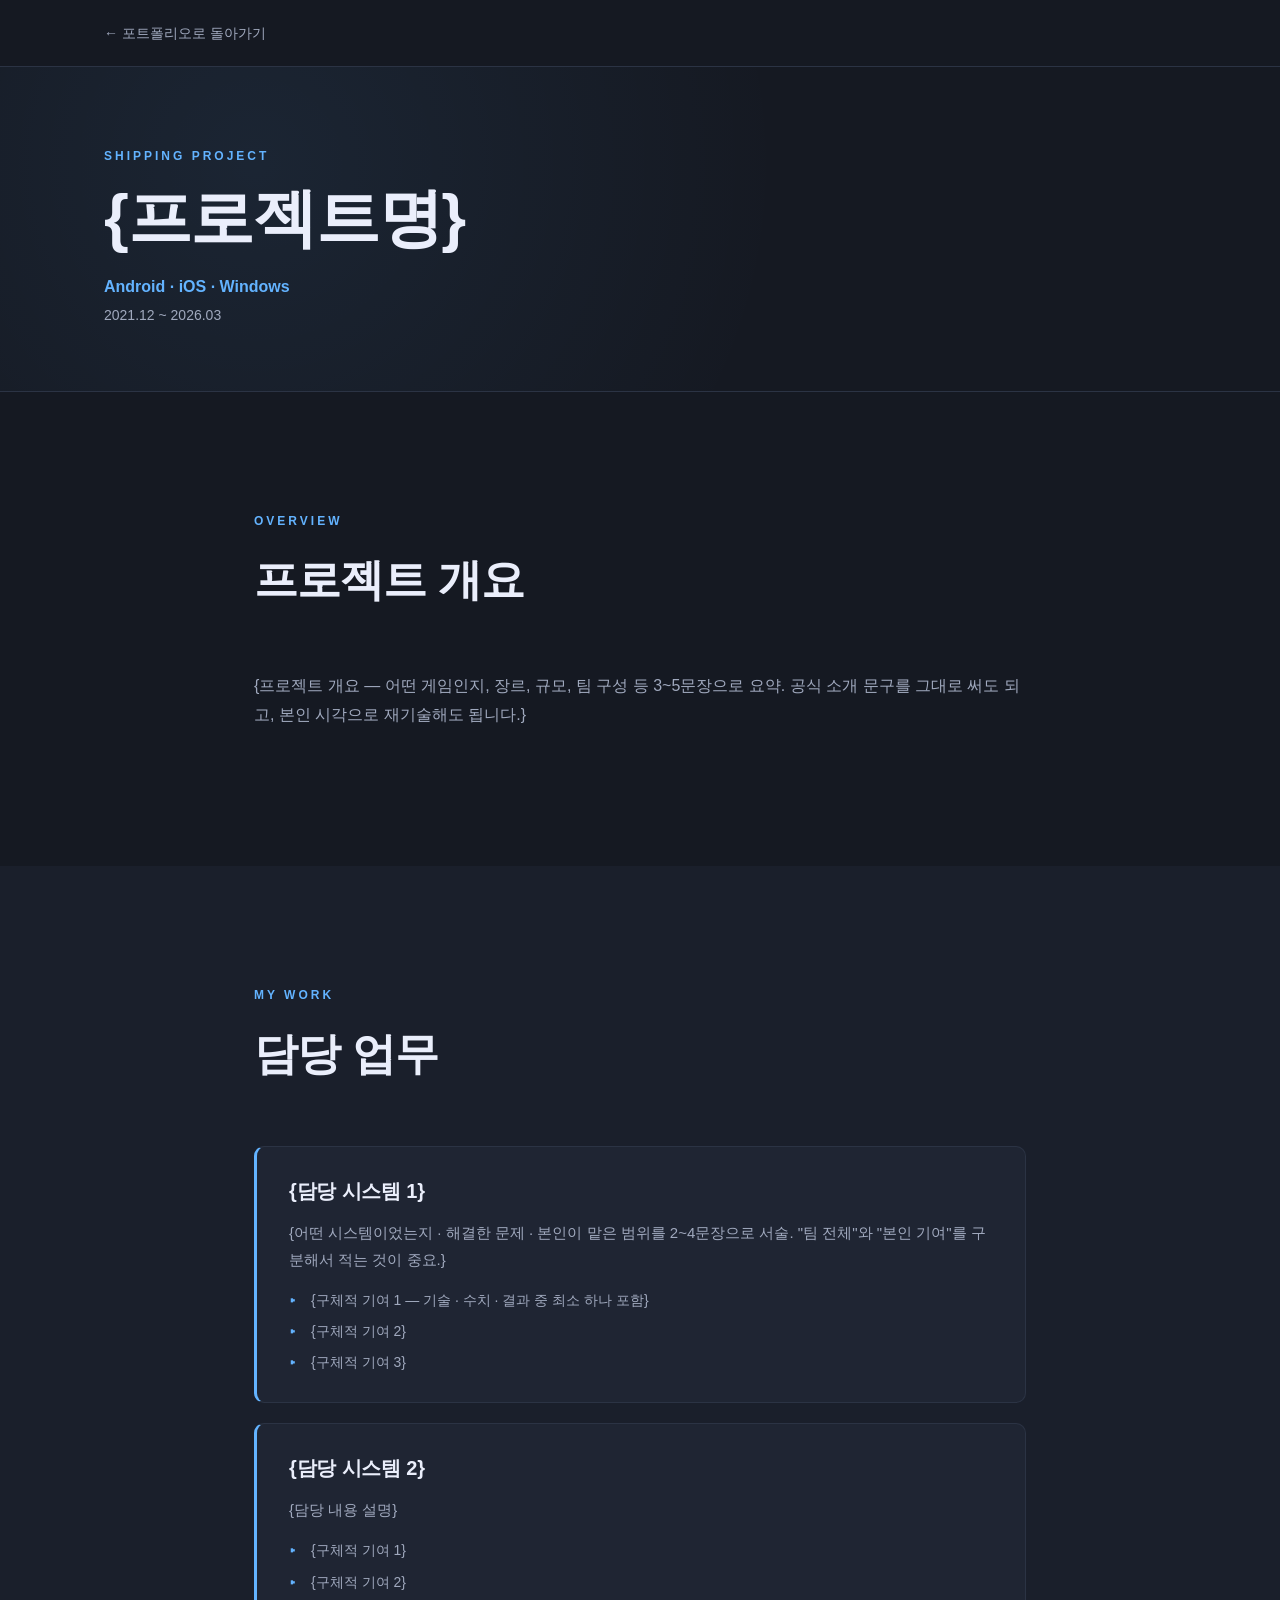
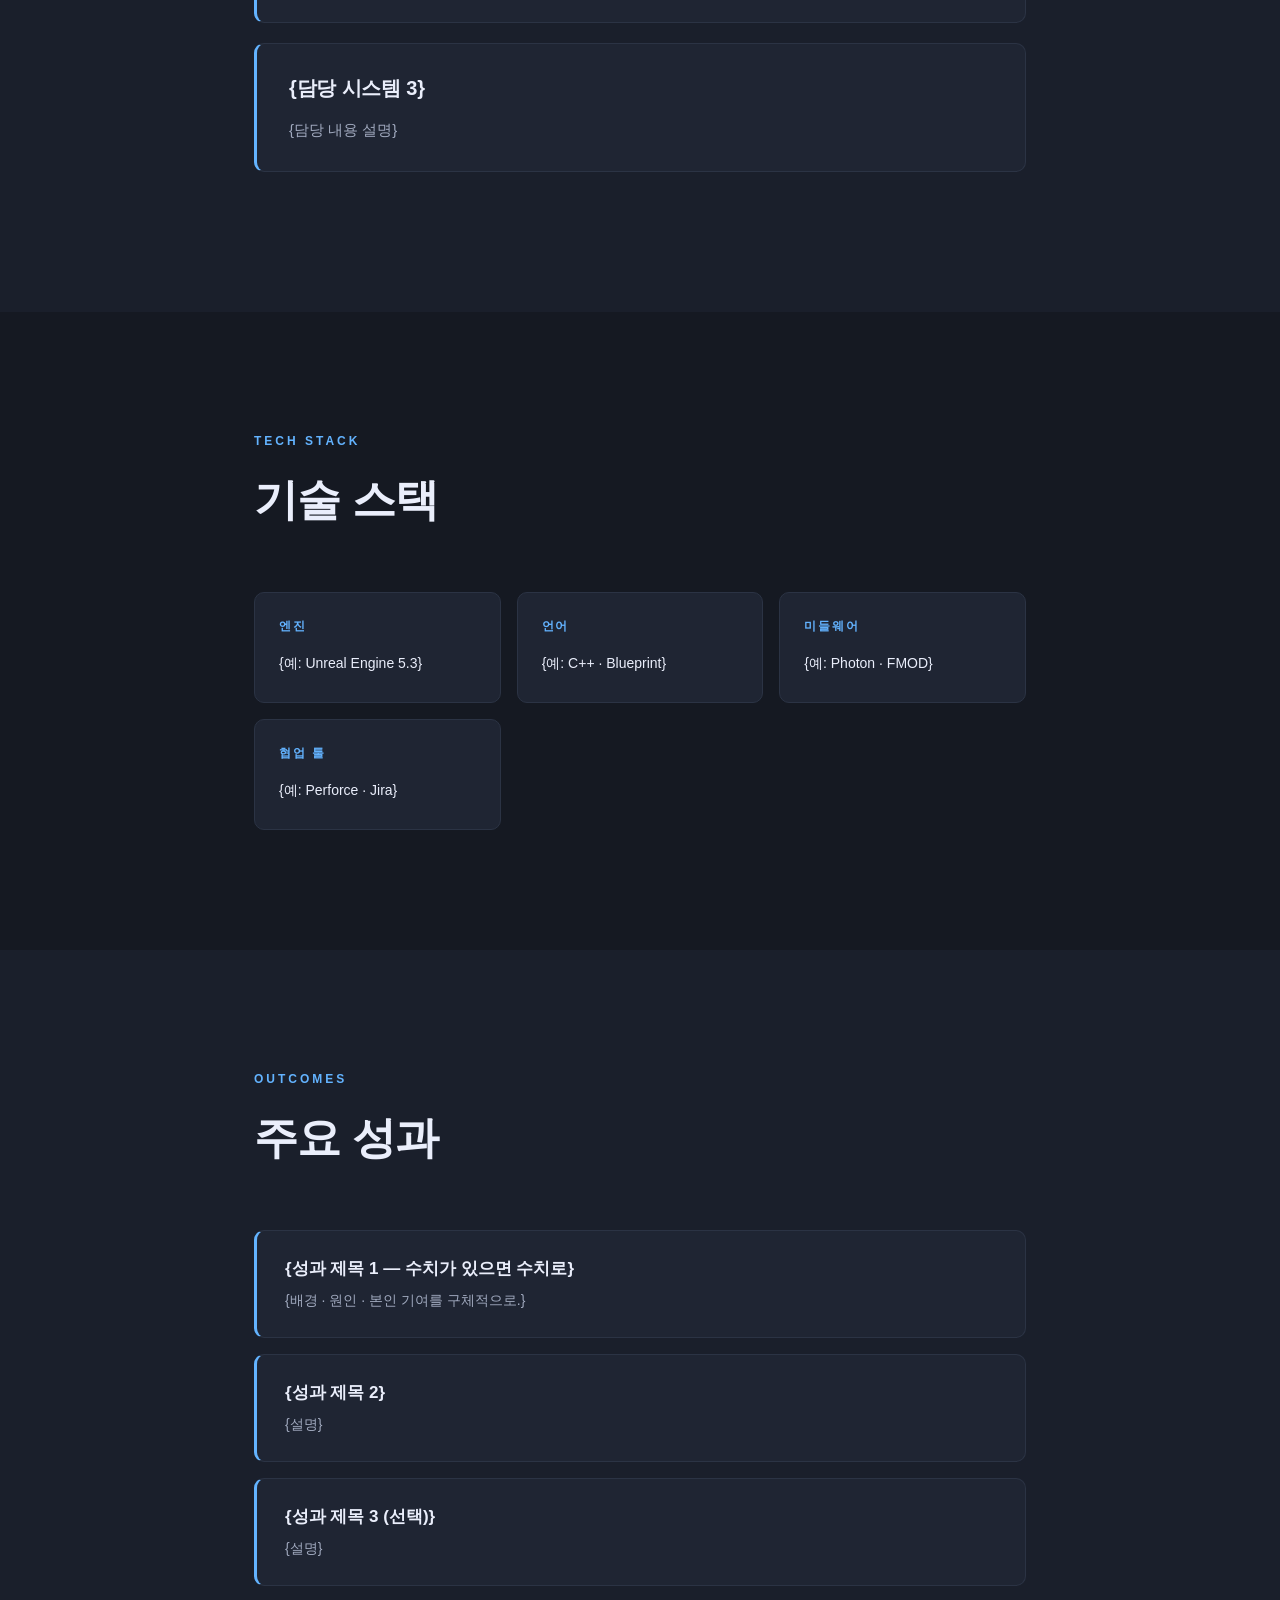
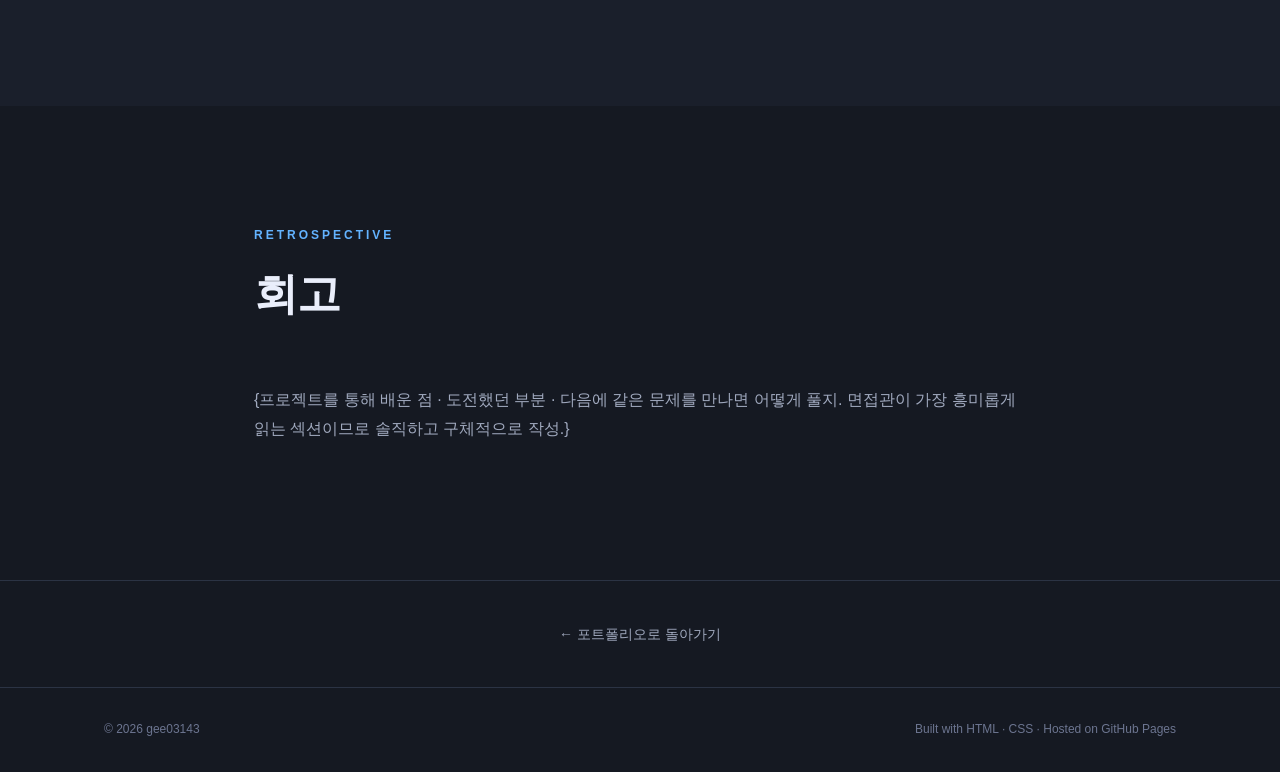
<file: projects/shipping-project.html>
<!DOCTYPE html>
<html lang="ko">
<head>
  <meta charset="UTF-8" />
  <meta name="viewport" content="width=device-width, initial-scale=1.0" />
  <title>{프로젝트명} · 조민기 포트폴리오</title>
  <meta name="description" content="{프로젝트명} 상세 — 담당 업무와 기여 내용" />
  <link rel="stylesheet" href="../style.css" />
</head>
<body>

  <!-- ============ TOP NAV ============ -->
  <nav class="detail-nav">
    <div class="container">
      <a href="../index.html" class="back-link">← 포트폴리오로 돌아가기</a>
    </div>
  </nav>

  <!-- ============ HERO ============ -->
  <header class="detail-hero">
    <div class="container">
      <p class="detail-hero__eyebrow">SHIPPING PROJECT</p>
      <h1 class="detail-hero__title">{프로젝트명}</h1>
      <p class="detail-hero__platforms">Android · iOS · Windows</p>
      <p class="detail-hero__period">2021.12 ~ 2026.03</p>
    </div>
  </header>

  <!-- ============ OVERVIEW ============ -->
  <section class="section">
    <div class="container container--narrow">
      <p class="section__eyebrow">OVERVIEW</p>
      <h2 class="section__title">프로젝트 개요</h2>
      <p class="detail__body">
        {프로젝트 개요 — 어떤 게임인지, 장르, 규모, 팀 구성 등 3~5문장으로 요약.
        공식 소개 문구를 그대로 써도 되고, 본인 시각으로 재기술해도 됩니다.}
      </p>
    </div>
  </section>

  <!-- ============ MY CONTRIBUTION ============ -->
  <section class="section section--alt">
    <div class="container container--narrow">
      <p class="section__eyebrow">MY WORK</p>
      <h2 class="section__title">담당 업무</h2>

      <!-- 담당 시스템 1 -->
      <article class="contribution">
        <h3 class="contribution__title">{담당 시스템 1}</h3>
        <p class="contribution__body">
          {어떤 시스템이었는지 · 해결한 문제 · 본인이 맡은 범위를 2~4문장으로 서술.
          "팀 전체"와 "본인 기여"를 구분해서 적는 것이 중요.}
        </p>
        <ul class="contribution__highlights">
          <li>{구체적 기여 1 — 기술 · 수치 · 결과 중 최소 하나 포함}</li>
          <li>{구체적 기여 2}</li>
          <li>{구체적 기여 3}</li>
        </ul>
      </article>

      <!-- 담당 시스템 2 (필요 없으면 삭제) -->
      <article class="contribution">
        <h3 class="contribution__title">{담당 시스템 2}</h3>
        <p class="contribution__body">
          {담당 내용 설명}
        </p>
        <ul class="contribution__highlights">
          <li>{구체적 기여 1}</li>
          <li>{구체적 기여 2}</li>
        </ul>
      </article>

      <!-- 담당 시스템 3 (필요하면 추가) -->
      <article class="contribution">
        <h3 class="contribution__title">{담당 시스템 3}</h3>
        <p class="contribution__body">
          {담당 내용 설명}
        </p>
      </article>
    </div>
  </section>

  <!-- ============ TECH STACK ============ -->
  <section class="section">
    <div class="container container--narrow">
      <p class="section__eyebrow">TECH STACK</p>
      <h2 class="section__title">기술 스택</h2>

      <div class="tech-grid">
        <div class="tech-category">
          <h3>엔진</h3>
          <ul>
            <li>{예: Unreal Engine 5.3}</li>
          </ul>
        </div>
        <div class="tech-category">
          <h3>언어</h3>
          <ul>
            <li>{예: C++ · Blueprint}</li>
          </ul>
        </div>
        <div class="tech-category">
          <h3>미들웨어</h3>
          <ul>
            <li>{예: Photon · FMOD}</li>
          </ul>
        </div>
        <div class="tech-category">
          <h3>협업 툴</h3>
          <ul>
            <li>{예: Perforce · Jira}</li>
          </ul>
        </div>
      </div>
    </div>
  </section>

  <!-- ============ OUTCOMES ============ -->
  <section class="section section--alt">
    <div class="container container--narrow">
      <p class="section__eyebrow">OUTCOMES</p>
      <h2 class="section__title">주요 성과</h2>

      <ul class="outcomes">
        <li>
          <strong>{성과 제목 1 — 수치가 있으면 수치로}</strong>
          <p>{배경 · 원인 · 본인 기여를 구체적으로.}</p>
        </li>
        <li>
          <strong>{성과 제목 2}</strong>
          <p>{설명}</p>
        </li>
        <li>
          <strong>{성과 제목 3 (선택)}</strong>
          <p>{설명}</p>
        </li>
      </ul>
    </div>
  </section>

  <!-- ============ LEARNINGS ============ -->
  <section class="section">
    <div class="container container--narrow">
      <p class="section__eyebrow">RETROSPECTIVE</p>
      <h2 class="section__title">회고</h2>
      <p class="detail__body">
        {프로젝트를 통해 배운 점 · 도전했던 부분 · 다음에 같은 문제를 만나면 어떻게 풀지.
        면접관이 가장 흥미롭게 읽는 섹션이므로 솔직하고 구체적으로 작성.}
      </p>
    </div>
  </section>

  <!-- ============ BACK LINK ============ -->
  <div class="detail-footer">
    <div class="container">
      <a href="../index.html" class="back-link">← 포트폴리오로 돌아가기</a>
    </div>
  </div>

  <footer class="footer">
    <div class="container footer__inner">
      <span>© 2026 gee03143</span>
      <span>Built with HTML · CSS · Hosted on GitHub Pages</span>
    </div>
  </footer>

</body>
</html>
</file>
<file: style.css>
/* =====================================================
   gee03143 portfolio — dark + cool-blue accent
   Matches the Vrem PPTX palette for brand consistency.
   ===================================================== */

/* ---------- Reset ---------- */
*,
*::before,
*::after {
  box-sizing: border-box;
}

html {
  scroll-behavior: smooth;
}

body {
  margin: 0;
  font-family: "Pretendard", "Malgun Gothic", -apple-system, BlinkMacSystemFont,
               "Segoe UI", Roboto, "Helvetica Neue", Arial, sans-serif;
  background: var(--bg);
  color: var(--text);
  line-height: 1.65;
  -webkit-font-smoothing: antialiased;
  -moz-osx-font-smoothing: grayscale;
}

img,
svg {
  max-width: 100%;
  display: block;
}

ul {
  list-style: none;
  margin: 0;
  padding: 0;
}

a {
  color: var(--accent);
  text-decoration: none;
}

a:hover {
  text-decoration: underline;
}

code {
  font-family: "JetBrains Mono", "Consolas", "Menlo", monospace;
  font-size: 0.9em;
  background: rgba(99, 179, 255, 0.1);
  color: var(--accent-light);
  padding: 0.1em 0.4em;
  border-radius: 3px;
}

/* ---------- Design tokens ---------- */
:root {
  --bg:           #151922;
  --bg-alt:       #1a1f2b;
  --panel:        #1f2533;
  --panel-edge:   #2b3344;

  --text:         #eaeefb;
  --text-muted:   #a0a9be;
  --text-dim:     #6c7590;

  --accent:       #63b3ff;
  --accent-light: #8ec8ff;
  --accent-dim:   #3f76b3;

  --radius:       10px;
  --radius-lg:    18px;

  --container-w:  1120px;
}

/* ---------- Layout helpers ---------- */
.container {
  max-width: var(--container-w);
  margin: 0 auto;
  padding: 0 24px;
}

/* =====================================================
   HERO
   ===================================================== */
.hero {
  position: relative;
  min-height: 100vh;
  display: flex;
  align-items: center;
  background:
    radial-gradient(circle at 15% 30%, rgba(99, 179, 255, 0.08), transparent 50%),
    radial-gradient(circle at 85% 80%, rgba(99, 179, 255, 0.05), transparent 50%),
    var(--bg);
  padding: 80px 0;
}

.hero__accent {
  position: absolute;
  left: 0;
  top: 0;
  bottom: 0;
  width: 6px;
  background: var(--accent);
}

.hero__eyebrow {
  font-size: 13px;
  font-weight: 700;
  letter-spacing: 0.25em;
  color: var(--accent);
  margin: 0 0 24px;
  text-transform: uppercase;
}

.hero__name {
  font-size: clamp(48px, 9vw, 96px);
  font-weight: 800;
  margin: 0 0 32px;
  line-height: 1.05;
  letter-spacing: -0.02em;
}

.hero__name-placeholder {
  color: var(--text);
  background: linear-gradient(120deg, var(--text) 0%, var(--accent-light) 100%);
  -webkit-background-clip: text;
  background-clip: text;
  -webkit-text-fill-color: transparent;
}

.hero__tagline {
  font-size: clamp(18px, 2vw, 22px);
  color: var(--text-muted);
  margin: 0 0 40px;
  max-width: 720px;
  line-height: 1.5;
}

.hero__tagline strong {
  color: var(--text);
  font-weight: 600;
}

.hero__tags {
  display: flex;
  flex-wrap: wrap;
  gap: 10px;
  margin-bottom: 56px;
}

.hero__tags li {
  padding: 8px 16px;
  background: var(--panel);
  border: 1px solid var(--panel-edge);
  border-radius: 999px;
  font-size: 13px;
  color: var(--text-muted);
  font-weight: 500;
}

.hero__cta {
  display: inline-block;
  padding: 14px 28px;
  background: var(--accent);
  color: #0a0f1a;
  font-weight: 700;
  border-radius: var(--radius);
  font-size: 15px;
  transition: transform 0.15s ease, box-shadow 0.15s ease;
}

.hero__cta:hover {
  text-decoration: none;
  transform: translateY(-2px);
  box-shadow: 0 8px 24px rgba(99, 179, 255, 0.25);
}

/* =====================================================
   SECTION
   ===================================================== */
.section {
  padding: 120px 0;
}

.section--alt {
  background: var(--bg-alt);
}

.section__eyebrow {
  font-size: 12px;
  font-weight: 700;
  letter-spacing: 0.25em;
  color: var(--accent);
  margin: 0 0 12px;
  text-transform: uppercase;
}

.section__title {
  font-size: clamp(32px, 4.5vw, 44px);
  font-weight: 800;
  margin: 0 0 56px;
  letter-spacing: -0.02em;
}

/* =====================================================
   ABOUT
   ===================================================== */
.about__grid {
  display: grid;
  grid-template-columns: 1fr 1fr;
  gap: 48px;
  align-items: start;
}

.about__body {
  font-size: 16px;
  color: var(--text-muted);
  margin: 0 0 20px;
}

.about__body strong {
  color: var(--text);
}

.about__body em {
  font-style: normal;
  color: var(--accent-light);
}

.about__principles {
  display: grid;
  grid-template-columns: 1fr 1fr;
  gap: 16px;
}

.about__principles li {
  background: var(--panel);
  border: 1px solid var(--panel-edge);
  border-radius: var(--radius);
  padding: 24px;
  position: relative;
}

.about__principle-num {
  display: block;
  font-size: 13px;
  font-weight: 700;
  color: var(--accent);
  margin-bottom: 8px;
  letter-spacing: 0.1em;
}

.about__principles h3 {
  font-size: 15px;
  font-weight: 700;
  margin: 0 0 8px;
  color: var(--text);
}

.about__principles p {
  font-size: 13px;
  color: var(--text-muted);
  margin: 0;
  line-height: 1.55;
}

/* =====================================================
   PROJECT
   ===================================================== */
.project {
  display: grid;
  grid-template-columns: 1fr 1fr;
  background: var(--panel);
  border: 1px solid var(--panel-edge);
  border-radius: var(--radius-lg);
  margin-bottom: 32px;
  min-height: 520px;
}

.project--placeholder {
  opacity: 0.75;
}

.project__media {
  background: var(--bg);
  display: flex;
  align-items: center;
  justify-content: center;
  padding: 24px;
  border-radius: var(--radius-lg) 0 0 var(--radius-lg);
  min-height: 320px;
}

.project__media--placeholder {
  background:
    repeating-linear-gradient(
      45deg,
      var(--bg-alt),
      var(--bg-alt) 12px,
      var(--bg) 12px,
      var(--bg) 24px
    );
  border-right: 1px solid var(--panel-edge);
}

.project__media--muted {
  background: var(--bg-alt);
  border-right: 1px solid var(--panel-edge);
}

/* ---------- Project badge ---------- */
.project__badge {
  display: inline-block;
  font-size: 11px;
  font-weight: 700;
  letter-spacing: 0.18em;
  color: var(--accent);
  background: rgba(99, 179, 255, 0.1);
  border: 1px solid rgba(99, 179, 255, 0.25);
  padding: 4px 10px;
  border-radius: 4px;
  margin: 0 0 16px;
  align-self: flex-start;
  text-transform: uppercase;
}

.project__badge--personal {
  color: var(--text-muted);
  background: rgba(160, 169, 190, 0.08);
  border-color: rgba(160, 169, 190, 0.2);
}

.project__media-label {
  color: var(--text-dim);
  font-size: 14px;
  text-align: center;
  line-height: 1.7;
}

.project__media-label small {
  font-size: 12px;
  color: var(--text-dim);
}

.project__body {
  padding: 40px 44px;
  display: flex;
  flex-direction: column;
}

.project__head {
  margin-bottom: 24px;
}

.project__title {
  font-size: 32px;
  font-weight: 800;
  margin: 0 0 6px;
  letter-spacing: -0.01em;
}

.project__subtitle {
  font-size: 14px;
  color: var(--accent);
  margin: 0;
  font-weight: 600;
  letter-spacing: 0.02em;
}

.project__period {
  font-size: 13px;
  color: var(--text-muted);
  margin: 2px 0 0;
  font-weight: 500;
  letter-spacing: 0.02em;
}

.project__desc {
  font-size: 15px;
  color: var(--text-muted);
  margin: 0 0 24px;
  line-height: 1.7;
}

.project__highlights {
  margin-bottom: 24px;
}

.project__highlights li {
  position: relative;
  padding-left: 22px;
  font-size: 14px;
  color: var(--text-muted);
  margin-bottom: 8px;
  line-height: 1.6;
}

.project__highlights li::before {
  content: "▸";
  position: absolute;
  left: 0;
  color: var(--accent);
  font-weight: 700;
}

.project__highlights strong {
  color: var(--text);
  font-weight: 600;
}

.project__tags {
  display: flex;
  flex-wrap: wrap;
  gap: 6px;
  margin-bottom: 28px;
}

.project__tags li {
  font-size: 12px;
  font-weight: 500;
  padding: 5px 11px;
  background: rgba(99, 179, 255, 0.08);
  border: 1px solid rgba(99, 179, 255, 0.2);
  border-radius: 4px;
  color: var(--accent-light);
}

.project__links {
  display: flex;
  gap: 12px;
  flex-wrap: wrap;
  margin-top: auto;
}

/* ---------- Buttons ---------- */
.btn {
  display: inline-block;
  padding: 11px 22px;
  font-size: 14px;
  font-weight: 600;
  border-radius: var(--radius);
  transition: transform 0.15s ease, background 0.15s ease, border-color 0.15s ease;
  white-space: nowrap;
}

.btn--primary {
  background: var(--accent);
  color: #0a0f1a;
}

.btn--primary:hover {
  text-decoration: none;
  background: var(--accent-light);
  transform: translateY(-2px);
}

.btn--ghost {
  background: transparent;
  color: var(--text);
  border: 1px solid var(--panel-edge);
}

.btn--ghost:hover {
  text-decoration: none;
  border-color: var(--accent);
  color: var(--accent);
}

.btn--disabled {
  background: transparent;
  color: var(--text-dim);
  border: 1px dashed var(--panel-edge);
  cursor: not-allowed;
}

/* =====================================================
   CONTACT
   ===================================================== */
.contact__list {
  display: grid;
  gap: 16px;
  max-width: 640px;
}

.contact__list li {
  display: grid;
  grid-template-columns: 110px 1fr;
  align-items: center;
  padding: 20px 24px;
  background: var(--panel);
  border: 1px solid var(--panel-edge);
  border-radius: var(--radius);
}

.contact__key {
  font-size: 12px;
  font-weight: 700;
  letter-spacing: 0.15em;
  color: var(--text-dim);
  text-transform: uppercase;
}

.contact__value {
  font-size: 15px;
  color: var(--text);
  font-weight: 500;
}

.contact__value--muted {
  color: var(--text-dim);
  font-style: italic;
}

.contact__footer {
  margin-top: 40px;
  color: var(--text-muted);
  font-size: 14px;
}

/* =====================================================
   FOOTER
   ===================================================== */
.footer {
  padding: 32px 0;
  background: var(--bg);
  border-top: 1px solid var(--panel-edge);
}

.footer__inner {
  display: flex;
  justify-content: space-between;
  align-items: center;
  gap: 16px;
  flex-wrap: wrap;
  font-size: 12px;
  color: var(--text-dim);
}

/* =====================================================
   RESPONSIVE
   ===================================================== */
@media (max-width: 860px) {
  .section {
    padding: 80px 0;
  }

  .about__grid {
    grid-template-columns: 1fr;
    gap: 40px;
  }

  .about__principles {
    grid-template-columns: 1fr;
  }

  .project {
    grid-template-columns: 1fr;
    min-height: 0;
  }

  .project__media {
    aspect-ratio: 16 / 9;
    min-height: 0;
    border-right: none;
    border-bottom: 1px solid var(--panel-edge);
    border-radius: var(--radius-lg) var(--radius-lg) 0 0;
  }

  .project__body {
    padding: 32px;
  }

  .contact__list li {
    grid-template-columns: 1fr;
    gap: 4px;
  }
}

@media (max-width: 520px) {
  .hero {
    padding: 60px 0;
  }

  .hero__tags {
    gap: 6px;
  }

  .hero__tags li {
    font-size: 12px;
    padding: 6px 12px;
  }

  .project__body {
    padding: 24px;
  }

  .project__title {
    font-size: 26px;
  }
}

/* ---------- Video embed ---------- */
.project__media--video {
  padding: 0;
  background: #000;
  aspect-ratio: 16 / 9;
  min-height: 0;
  overflow: hidden;
  border-radius: var(--radius-lg) 0 0 var(--radius-lg);
}

.project__media--video iframe {
  width: 100%;
  height: 100%;
  border: 0;
  display: block;
}

@media (max-width: 860px) {
  .project__media--video {
    border-radius: var(--radius-lg) var(--radius-lg) 0 0;
  }
}

/* ---------- Video thumbnail link ---------- */
.project__media--video-link {
  position: relative;
  display: block;
  padding: 0;
  background: #000;
  overflow: hidden;
  min-height: 320px;
  border-radius: var(--radius-lg) 0 0 var(--radius-lg);
  text-decoration: none;
}

.project__media--video-link img {
  width: 100%;
  height: 100%;
  object-fit: cover;
  display: block;
  transition: transform 0.3s ease, opacity 0.3s ease;
}

.project__media--video-link:hover img {
  transform: scale(1.04);
  opacity: 0.75;
}

.project__media-play {
  position: absolute;
  top: 50%;
  left: 50%;
  transform: translate(-50%, -50%);
  width: 76px;
  height: 76px;
  background: rgba(0, 0, 0, 0.55);
  border: 2px solid var(--accent);
  border-radius: 50%;
  display: flex;
  align-items: center;
  justify-content: center;
  color: var(--accent);
  font-size: 26px;
  padding-left: 6px; /* 재생 아이콘 광학 중심 보정 */
  transition: background 0.2s ease, transform 0.2s ease, color 0.2s ease;
  pointer-events: none;
}

.project__media--video-link:hover .project__media-play {
  background: rgba(99, 179, 255, 0.95);
  color: #0a0f1a;
  transform: translate(-50%, -50%) scale(1.1);
}

@media (max-width: 860px) {
  .project__media--video-link {
    border-radius: var(--radius-lg) var(--radius-lg) 0 0;
  }
}

/* =====================================================
   PROJECT DETAIL PAGE
   ===================================================== */

/* ---------- Narrow container variant ---------- */
.container--narrow {
  max-width: 820px;
}

/* ---------- Top nav ---------- */
.detail-nav {
  padding: 20px 0;
  border-bottom: 1px solid var(--panel-edge);
  background: var(--bg);
}

.back-link {
  font-size: 14px;
  color: var(--text-muted);
  font-weight: 500;
  transition: color 0.15s ease;
}

.back-link:hover {
  color: var(--accent);
  text-decoration: none;
}

/* ---------- Detail hero ---------- */
.detail-hero {
  padding: 80px 0 64px;
  background:
    radial-gradient(circle at 20% 30%, rgba(99, 179, 255, 0.08), transparent 50%),
    var(--bg);
  border-bottom: 1px solid var(--panel-edge);
}

.detail-hero__eyebrow {
  font-size: 12px;
  font-weight: 700;
  letter-spacing: 0.25em;
  color: var(--accent);
  margin: 0 0 16px;
  text-transform: uppercase;
}

.detail-hero__title {
  font-size: clamp(36px, 6vw, 64px);
  font-weight: 800;
  margin: 0 0 20px;
  letter-spacing: -0.02em;
  line-height: 1.1;
}

.detail-hero__platforms {
  font-size: 16px;
  color: var(--accent);
  margin: 0 0 4px;
  font-weight: 600;
}

.detail-hero__period {
  font-size: 14px;
  color: var(--text-muted);
  margin: 0;
}

/* ---------- Body paragraphs ---------- */
.detail__body {
  font-size: 16px;
  color: var(--text-muted);
  line-height: 1.8;
  margin: 0 0 16px;
}

/* ---------- Contribution cards ---------- */
.contribution {
  padding: 28px 32px;
  background: var(--panel);
  border: 1px solid var(--panel-edge);
  border-radius: var(--radius);
  margin-bottom: 20px;
  border-left: 3px solid var(--accent);
}

.contribution__title {
  font-size: 20px;
  font-weight: 700;
  margin: 0 0 12px;
  color: var(--text);
  letter-spacing: -0.01em;
}

.contribution__body {
  font-size: 15px;
  color: var(--text-muted);
  line-height: 1.75;
  margin: 0 0 16px;
}

.contribution__body:last-child {
  margin-bottom: 0;
}

.contribution__highlights li {
  position: relative;
  padding-left: 22px;
  font-size: 14px;
  color: var(--text-muted);
  margin-bottom: 8px;
  line-height: 1.65;
}

.contribution__highlights li:last-child {
  margin-bottom: 0;
}

.contribution__highlights li::before {
  content: "▸";
  position: absolute;
  left: 0;
  color: var(--accent);
  font-weight: 700;
}

/* ---------- Tech grid ---------- */
.tech-grid {
  display: grid;
  grid-template-columns: repeat(auto-fit, minmax(200px, 1fr));
  gap: 16px;
}

.tech-category {
  padding: 24px;
  background: var(--panel);
  border: 1px solid var(--panel-edge);
  border-radius: var(--radius);
}

.tech-category h3 {
  font-size: 12px;
  font-weight: 700;
  color: var(--accent);
  margin: 0 0 12px;
  letter-spacing: 0.15em;
  text-transform: uppercase;
}

.tech-category ul li {
  font-size: 14px;
  color: var(--text);
  padding: 4px 0;
  line-height: 1.5;
}

/* ---------- Outcomes list ---------- */
.outcomes {
  display: grid;
  gap: 16px;
}

.outcomes li {
  padding: 24px 28px;
  background: var(--panel);
  border: 1px solid var(--panel-edge);
  border-radius: var(--radius);
  border-left: 3px solid var(--accent);
}

.outcomes strong {
  display: block;
  font-size: 17px;
  font-weight: 700;
  color: var(--text);
  margin-bottom: 6px;
}

.outcomes p {
  font-size: 14px;
  color: var(--text-muted);
  margin: 0;
  line-height: 1.7;
}

/* ---------- Bottom back link area ---------- */
.detail-footer {
  padding: 40px 0;
  background: var(--bg);
  border-top: 1px solid var(--panel-edge);
  text-align: center;
}

/* ---------- Responsive ---------- */
@media (max-width: 860px) {
  .detail-hero {
    padding: 56px 0 48px;
  }

  .contribution {
    padding: 24px;
  }

  .outcomes li {
    padding: 20px 24px;
  }
}
</file>
